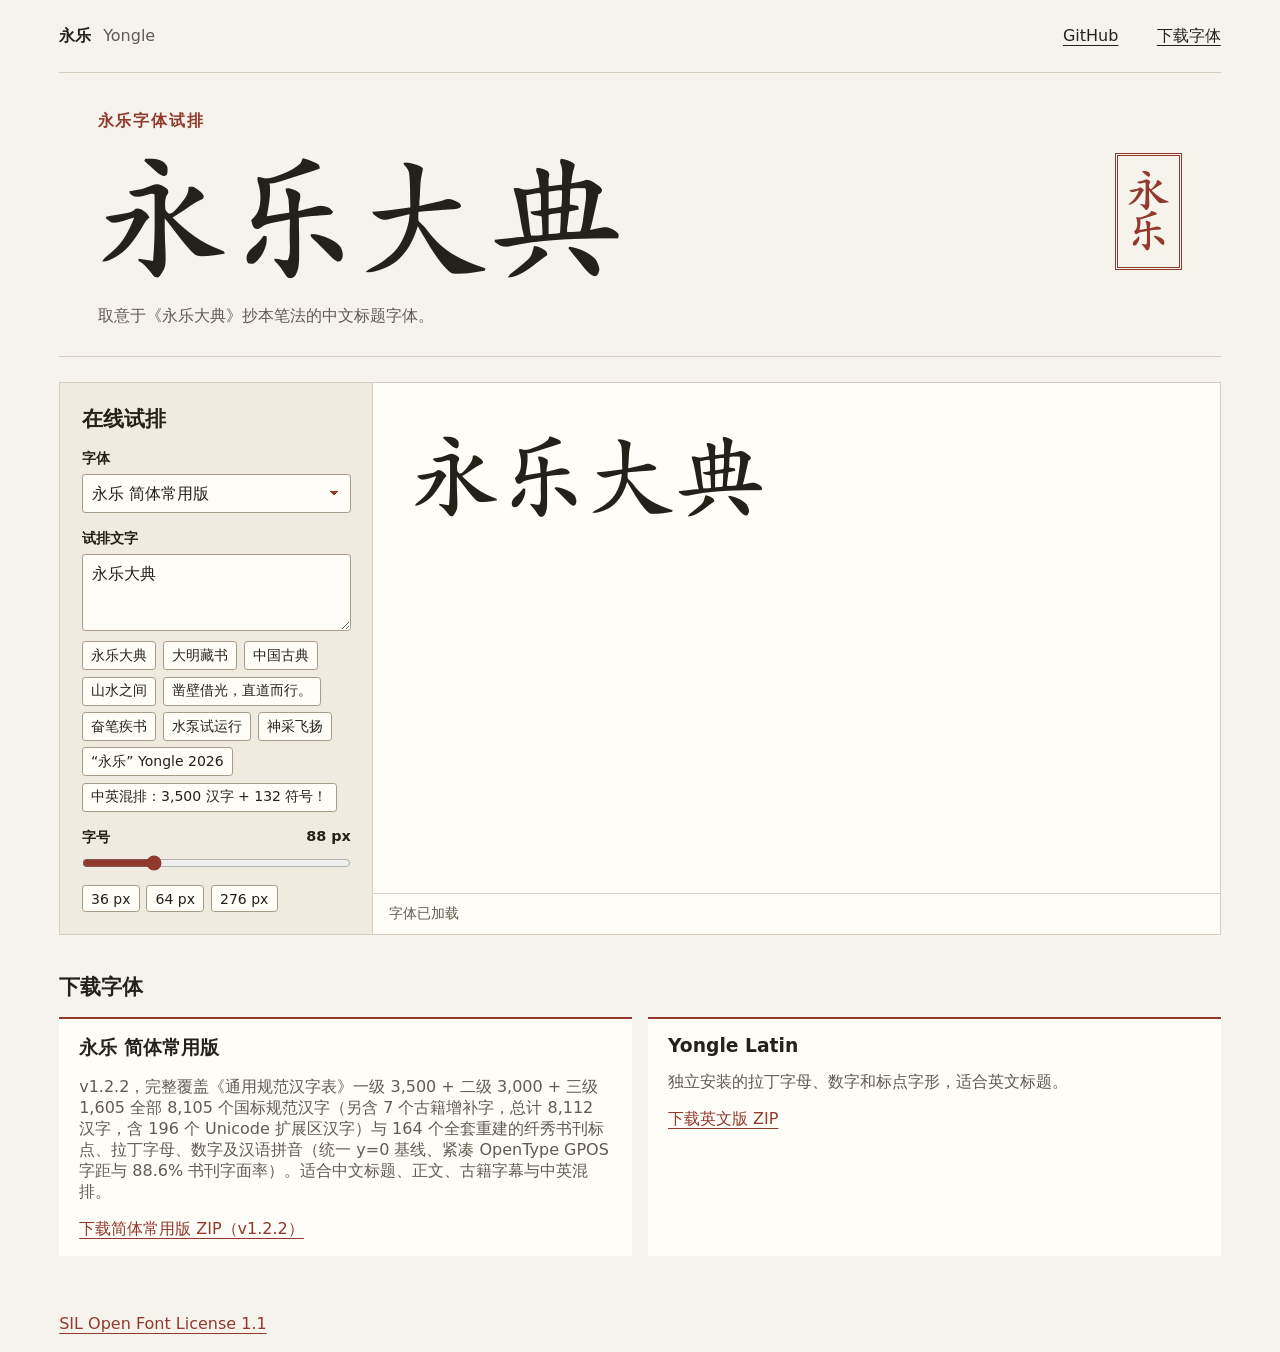
<file: docs/index.html>
<!doctype html>
<html lang="zh-CN">
<head>
  <meta charset="utf-8">
  <meta name="viewport" content="width=device-width, initial-scale=1">
  <meta name="description" content="在线试排永乐字体的简体常用版和 Yongle Latin 英文版。">
  <title>永乐 Yongle · 在线试排</title>
  <link rel="icon" href="data:,">
  <link rel="stylesheet" href="style.css?v=1.2.2">
  <script src="fonts/coverage.js?v=1.2.2" defer></script>
  <script src="trial.js?v=1.2.2" defer></script>
</head>
<body>
  <header class="topbar">
    <a class="brand" href="./">永乐 <span>Yongle</span></a>
    <nav aria-label="项目链接">
      <a href="https://github.com/manibookmark/Yongle">GitHub</a>
      <a href="#download">下载字体</a>
    </nav>
  </header>
  <main>
    <section class="hero" aria-labelledby="title">
      <div>
        <p class="eyebrow">永乐字体试排</p>
        <h1 id="title">永乐大典</h1>
        <p>取意于《永乐大典》抄本笔法的中文标题字体。</p>
      </div>
      <div class="seal" aria-hidden="true">永<br>乐</div>
    </section>
    <section class="studio" aria-label="在线试排">
      <div class="controls">
        <h2>在线试排</h2>
        <label for="edition">字体</label>
        <select id="edition">
          <option value="sc">永乐 简体常用版</option>
          <option value="latin">Yongle Latin 英文版</option>
        </select>
        <label for="copy">试排文字</label>
        <textarea id="copy" rows="3" maxlength="300">永乐大典</textarea>
        <div class="samples" id="samples" aria-label="试排样文"></div>
        <label class="size-label" for="size">字号 <output id="size-value" for="size">88 px</output></label>
        <input id="size" type="range" min="24" max="276" value="88">
        <div class="samples" aria-label="常用字号">
          <button type="button" data-size="36">36 px</button>
          <button type="button" data-size="64">64 px</button>
          <button type="button" data-size="276">276 px</button>
        </div>
      </div>
      <div class="sheet" id="sheet">
        <p id="preview" data-edition="sc" lang="zh-CN">永乐大典</p>
        <p id="font-status" role="status">正在加载字体…</p>
      </div>
    </section>
    <section class="download" id="download">
      <h2>下载字体</h2>
      <div class="editions">
        <article>
          <h3>永乐 简体常用版</h3>
          <p>v1.2.2，完整覆盖《通用规范汉字表》一级 3,500 + 二级 3,000 + 三级 1,605 全部 8,105 个国标规范汉字（另含 7 个古籍增补字，总计 8,112 汉字，含 196 个 Unicode 扩展区汉字）与 164 个全套重建的纤秀书刊标点、拉丁字母、数字及汉语拼音（统一 y=0 基线、紧凑 OpenType GPOS 字距与 88.6% 书刊字面率）。适合中文标题、正文、古籍字幕与中英混排。</p>
          <a href="https://github.com/manibookmark/Yongle/releases/download/v1.2.2/Yongle-SCCommon-v1.2.2.zip">下载简体常用版 ZIP（v1.2.2）</a>
        </article>
        <article>
          <h3>Yongle Latin</h3>
          <p>独立安装的拉丁字母、数字和标点字形，适合英文标题。</p>
          <a href="https://github.com/manibookmark/Yongle/releases/download/latin-v1.0.0/Yongle-Latin-v1.0.0.zip">下载英文版 ZIP</a>
        </article>
      </div>
    </section>
  </main>
  <footer><a href="OFL.txt">SIL Open Font License 1.1</a></footer>
</body>
</html>
</file>
<file: docs/style.css>
@font-face {
  font-family: "Yongle Web SC";
  src: url("fonts/Yongle-SCCommon.woff2?v=1.2.2") format("woff2");
  font-display: swap;
}
@font-face {
  font-family: "Yongle Web Latin";
  src: url("fonts/Yongle-Latin.woff2") format("woff2");
  font-display: swap;
}
:root {
  color-scheme: light;
  --paper: #f6f3ec;
  --ink: #242118;
  --muted: #625b50;
  --red: #91392d;
  --line: #d7cec0;
  font-family: system-ui, "Microsoft YaHei", sans-serif;
  color: var(--ink);
  background: var(--paper);
}
* { box-sizing: border-box; }
body { margin: 0; }
a { color: var(--red); text-underline-offset: .25em; }
button, select, textarea, input { font: inherit; }
:focus-visible { outline: 2px solid var(--red); outline-offset: 3px; }
.topbar, main, footer { max-width: 79rem; margin-inline: auto; padding-inline: clamp(1rem, 4vw, 3.5rem); }
.topbar { min-height: 4.5rem; display: flex; justify-content: space-between; gap: 1rem; align-items: center; }
.brand { color: var(--ink); font-weight: 700; text-decoration: none; }
.brand span { margin-left: .4rem; color: var(--muted); font-weight: 500; }
nav { display: flex; gap: clamp(1rem, 3vw, 2.5rem); }
nav a { color: var(--ink); }
.hero {
  border-block: 1px solid var(--line);
  min-height: 17rem;
  display: flex;
  align-items: center;
  justify-content: space-between;
  gap: 1rem;
  padding: 1.4rem clamp(.4rem, 3vw, 2.6rem) 1.8rem;
}
.eyebrow { color: var(--red); font-weight: 700; letter-spacing: .12em; }
.hero h1 { margin: .1em 0; font: 400 clamp(3rem, 12vw, 8.2rem)/1.08 "Yongle Web SC", serif; }
.hero p:last-child { color: var(--muted); margin-bottom: 0; }
.seal { padding: .35em .21em; border: 3px double var(--red); color: var(--red); font: 400 clamp(1.5rem, 4vw, 2.7rem)/.93 "Yongle Web SC", serif; text-align: center; }
.studio { display: grid; grid-template-columns: minmax(15rem, .37fr) minmax(0, 1fr); margin-top: 1.6rem; border: 1px solid var(--line); }
.controls { padding: 1.35rem; border-right: 1px solid var(--line); background: #f0ebe0; }
h2 { margin: 0 0 1rem; font-size: 1.3rem; }
.controls label { margin: 1rem 0 .4rem; display: block; font-size: .9rem; font-weight: 650; }
select, textarea { display: block; width: 100%; border: 1px solid #a69b88; background: #fffdf7; color: var(--ink); padding: .55rem; border-radius: .2rem; }
select {
  appearance: none;
  padding-right: 2rem;
  background-image: linear-gradient(45deg, transparent 50%, var(--red) 50%), linear-gradient(135deg, var(--red) 50%, transparent 50%);
  background-position: calc(100% - 16px) 50%, calc(100% - 11px) 50%;
  background-size: 5px 5px;
  background-repeat: no-repeat;
}
textarea { resize: vertical; }
.samples { display: flex; flex-wrap: wrap; gap: .4rem; margin-top: .65rem; }
button { cursor: pointer; border: 1px solid #a69b88; border-radius: .2rem; padding: .28rem .52rem; color: var(--ink); background: #fffdf7; font-size: .875rem; }
button:hover { color: var(--red); border-color: var(--red); }
.controls .size-label { display: flex; justify-content: space-between; gap: 1rem; }
input[type="range"] { width: 100%; margin-inline: 0; accent-color: var(--red); }
.sheet { min-width: 0; background: #fffdf7; display: flex; flex-direction: column; justify-content: space-between; }
#preview {
  margin: 0;
  padding: clamp(.8rem, 3vw, 2.7rem);
  font: 400 var(--specimen-size, 88px)/1.26 "Yongle Web SC", serif;
  font-kerning: normal;
  font-feature-settings: "kern" 1;
  min-height: 18rem;
  white-space: pre-wrap;
  overflow-wrap: anywhere;
}
#preview[data-edition="latin"] { font-family: "Yongle Web Latin", serif; }
#font-status { margin: 0; padding: .7rem 1rem; color: var(--muted); border-top: 1px solid var(--line); font-size: .875rem; overflow-wrap: anywhere; }
.download { margin-block: 2.4rem; }
.editions { display: grid; grid-template-columns: repeat(2, minmax(0, 1fr)); gap: 1rem; }
.editions article { padding: 1rem 1.25rem; border-top: 2px solid var(--red); background: #fffdf7; }
.editions h3 { margin: 0 0 .5rem; }
.editions p { color: var(--muted); }
footer { padding-block: 1.2rem; }
@media (max-width: 720px) {
  .studio, .editions { grid-template-columns: 1fr; }
  .controls { border-right: 0; border-bottom: 1px solid var(--line); }
  .hero { min-height: 12rem; }
  #preview { min-height: 12rem; }
}
</file>
